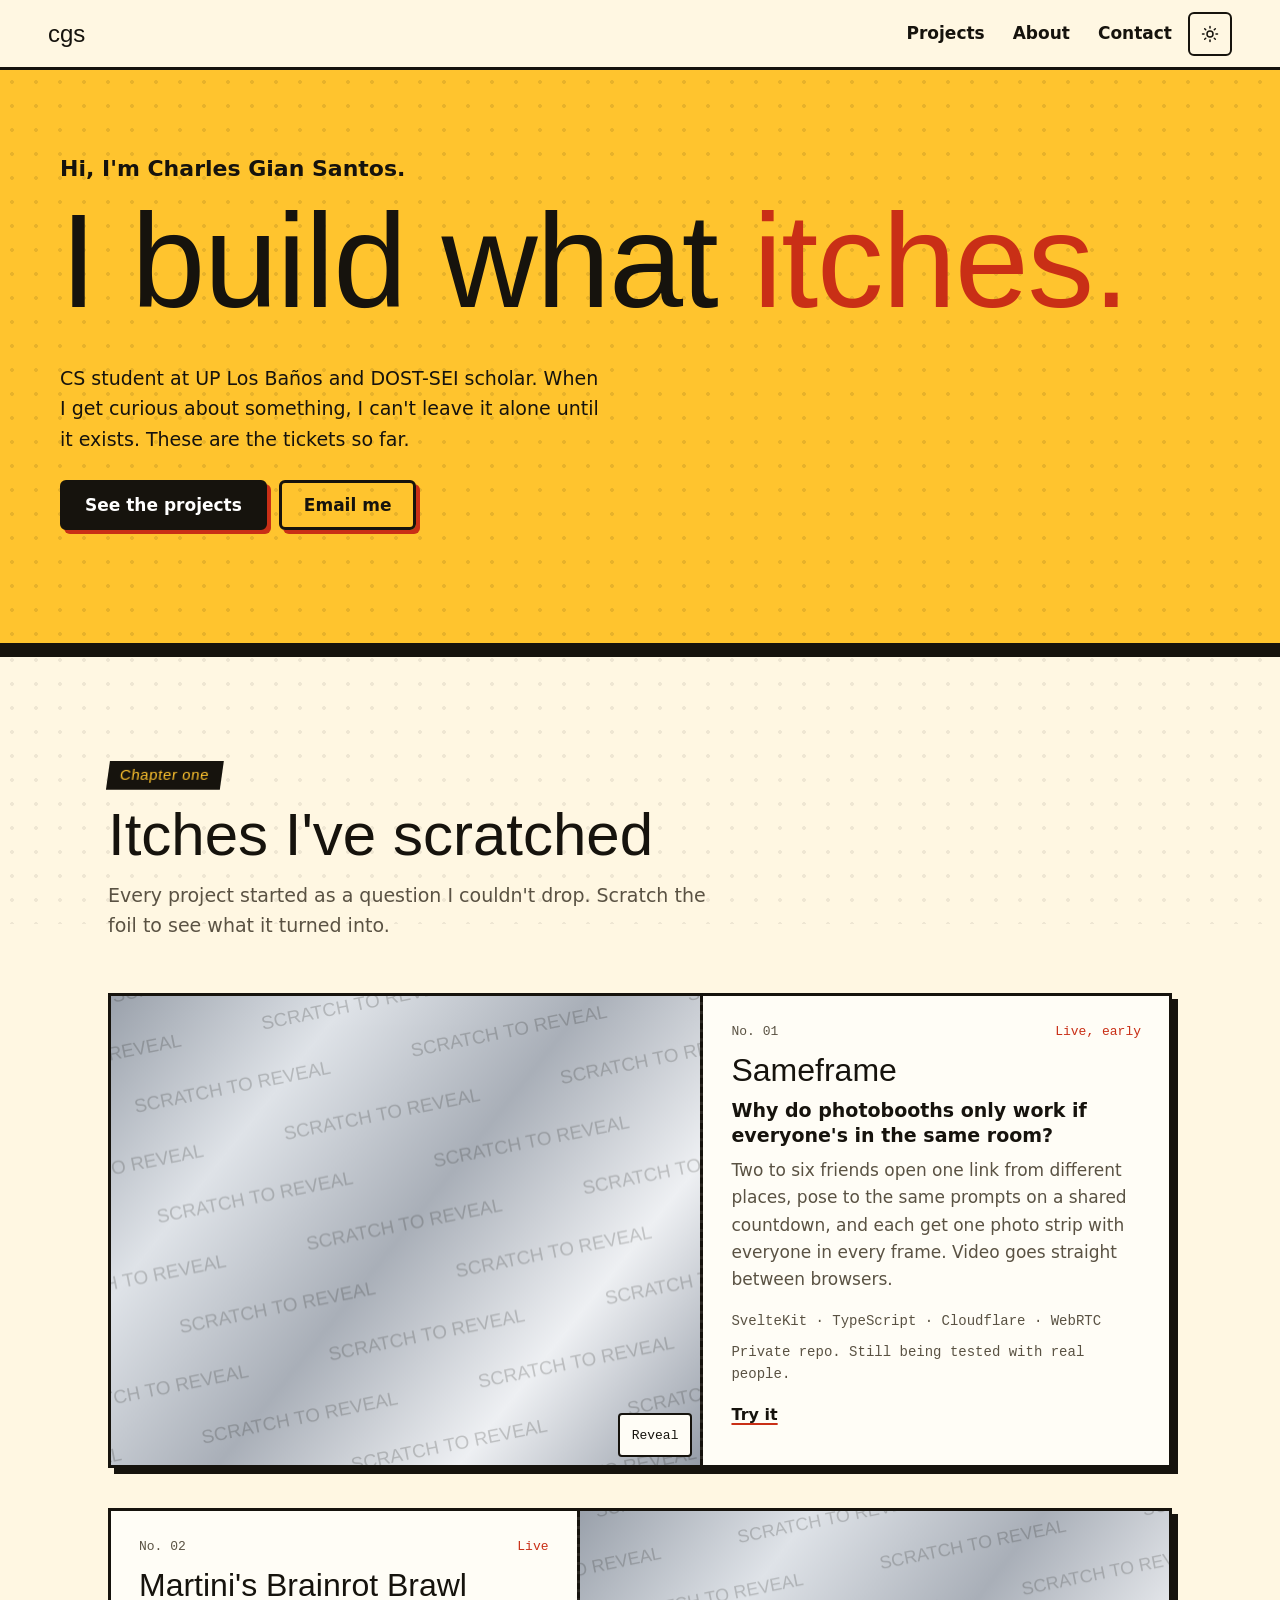
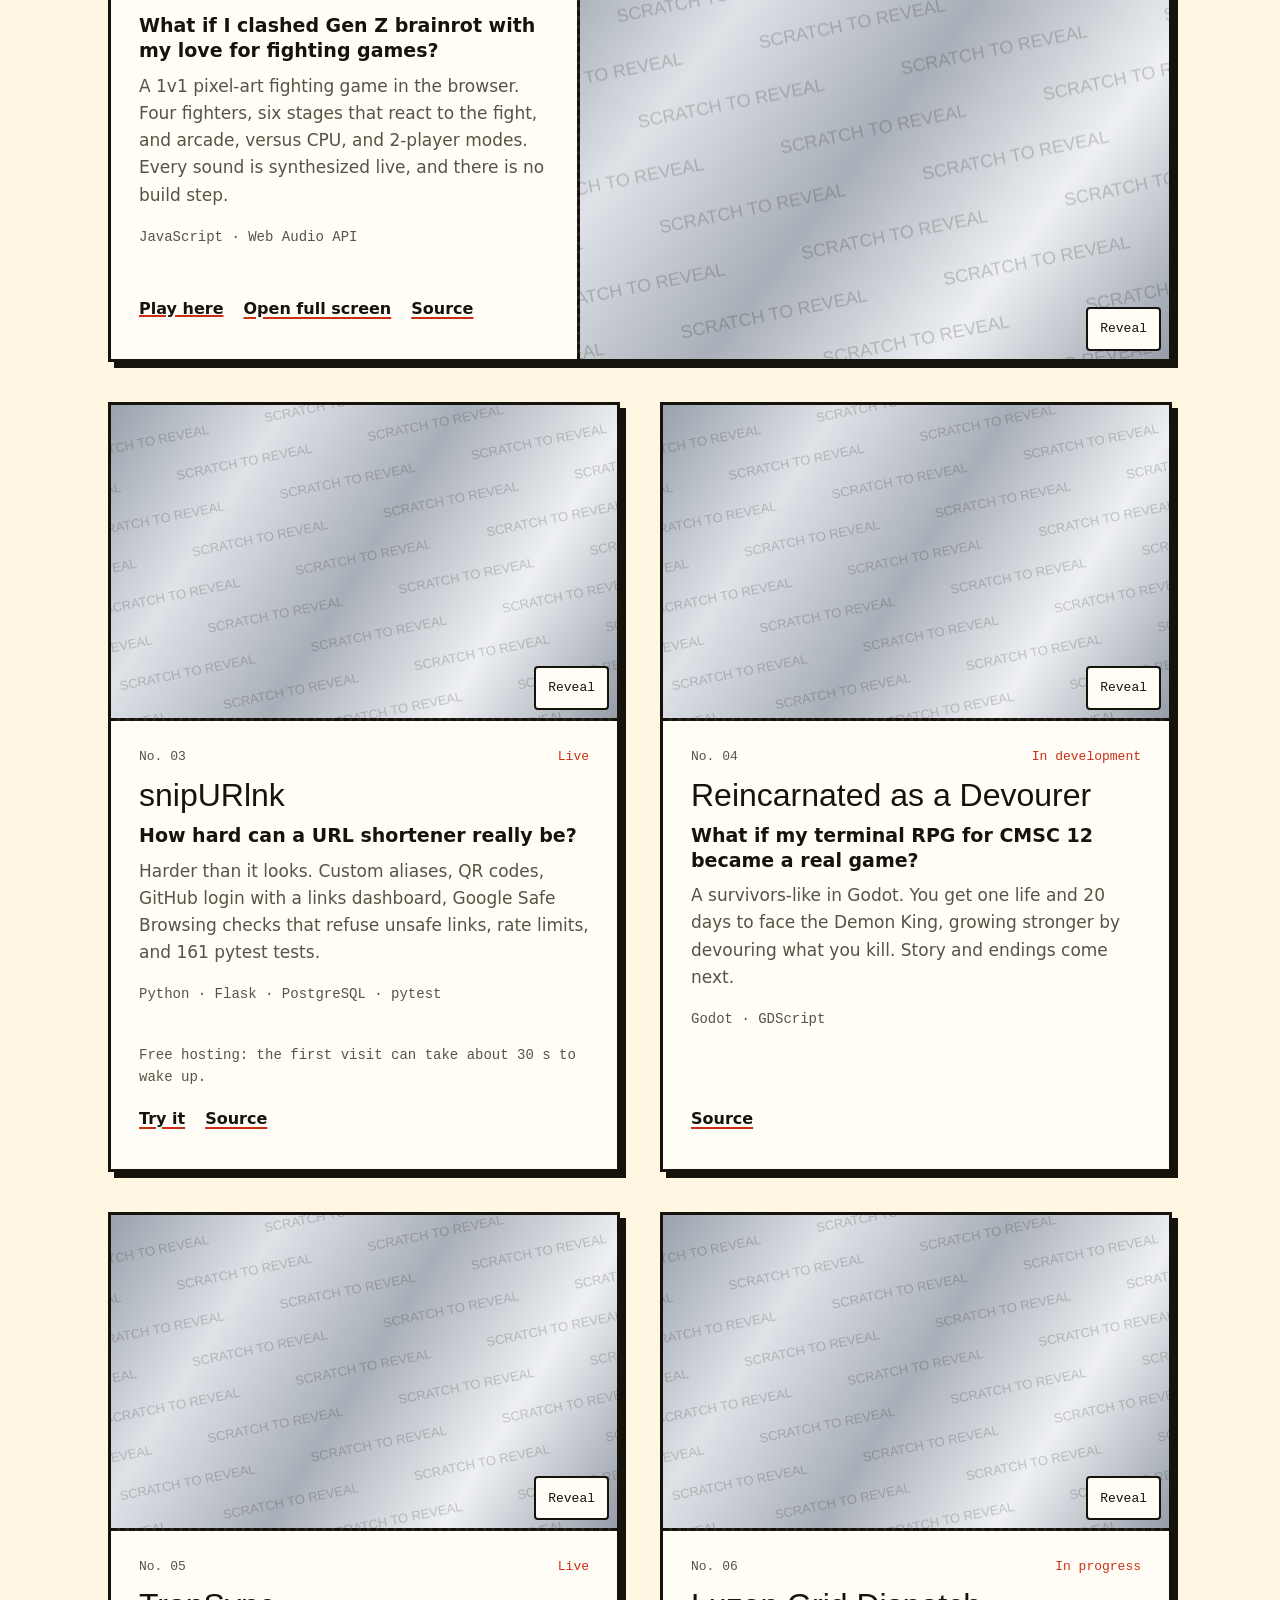
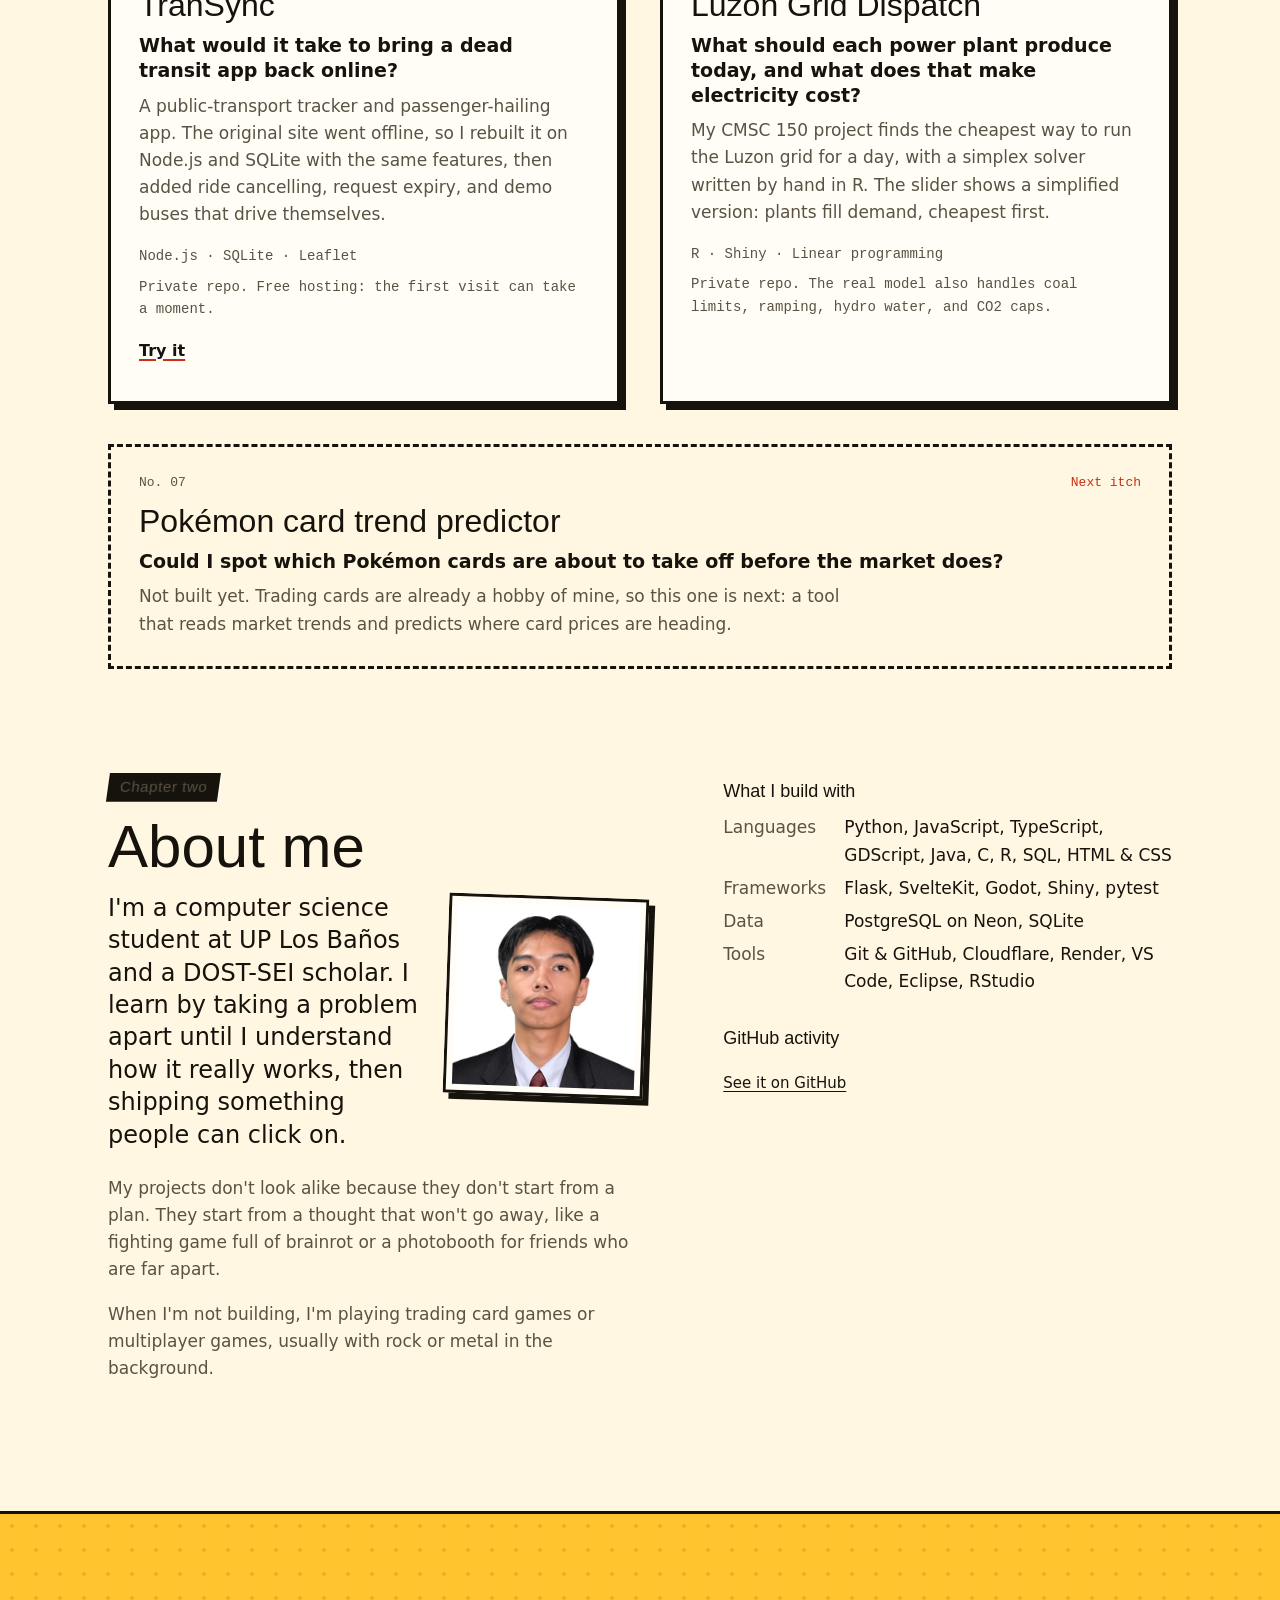
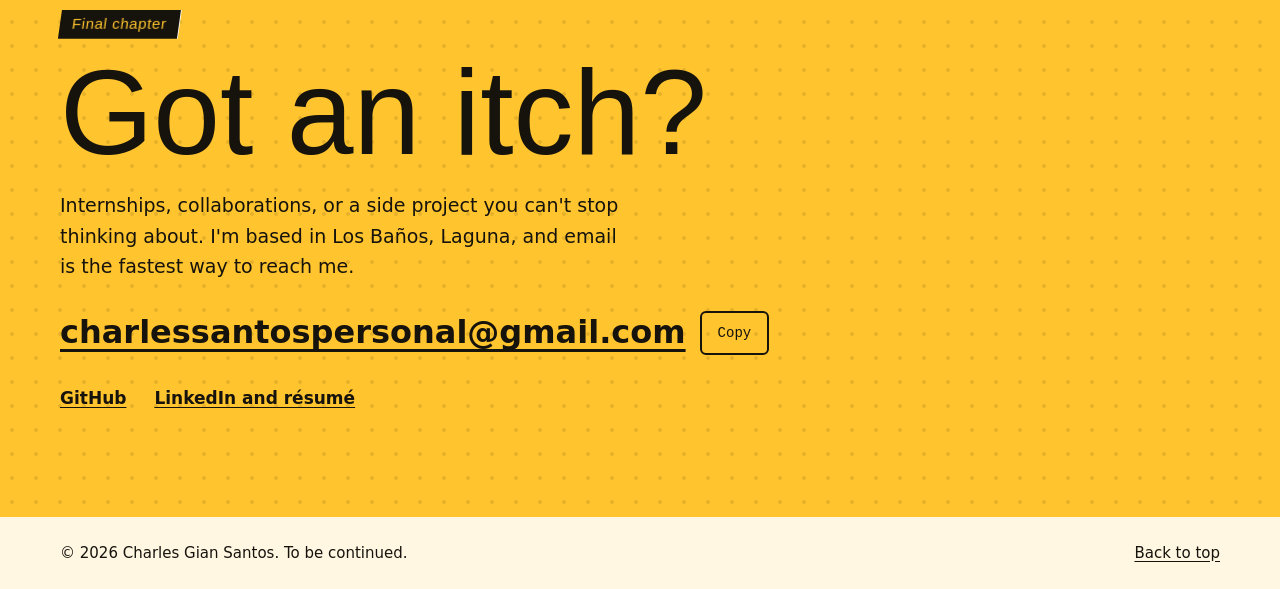
<file: index.html>
<!doctype html>
<html lang="en">
<head>
  <meta charset="utf-8">
  <meta http-equiv="Content-Security-Policy" content="default-src 'self'; script-src 'self'; style-src 'self' 'unsafe-inline' https://fonts.googleapis.com; font-src https://fonts.gstatic.com; img-src 'self' data:; connect-src 'self' https://api.github.com https://github-contributions-api.jogruber.de; frame-src 'self' https://martinipolice.github.io; object-src 'none'; base-uri 'none'; form-action 'none'">
  <meta name="referrer" content="strict-origin-when-cross-origin">
  <meta name="viewport" content="width=device-width, initial-scale=1">
  <title>Charles Gian Santos | I build what itches</title>
  <meta name="description" content="Charles Gian Santos is a CS student at UP Los Baños who builds what he's curious about: a remote photobooth, a browser fighting game, a URL shortener, and more.">

  <!-- Open Graph (link previews) -->
  <link rel="canonical" href="https://martinipolice.github.io/">
  <meta property="og:type" content="website">
  <meta property="og:title" content="Charles Gian Santos | I build what itches">
  <meta property="og:description" content="Scratch a ticket and see what my curiosity turned into.">
  <meta property="og:url" content="https://martinipolice.github.io/">
  <meta property="og:image" content="https://martinipolice.github.io/assets/og-image.png">
  <meta property="og:image:width" content="1200">
  <meta property="og:image:height" content="630">
  <meta property="og:image:alt" content="Charles Gian Santos: I build what itches">
  <meta name="twitter:card" content="summary_large_image">

  <link rel="icon" href="assets/favicon.svg" type="image/svg+xml">
  <link rel="apple-touch-icon" href="assets/apple-touch-icon.png">
  <meta name="theme-color" content="#ffc42e">

  <link rel="preconnect" href="https://fonts.googleapis.com">
  <link rel="preconnect" href="https://fonts.gstatic.com" crossorigin>
  <link href="https://fonts.googleapis.com/css2?family=Bowlby+One&family=Figtree:wght@400;500;700&family=IBM+Plex+Mono:wght@400;500&display=swap" rel="stylesheet">

  <script src="theme.js"></script>
  <link rel="stylesheet" href="styles.css">
</head>
<body>
  <a class="skip-link" href="#main">Skip to content</a>

  <header class="nav">
    <a class="nav__logo" href="#top" aria-label="Charles Gian Santos, back to top">cgs</a>
    <nav aria-label="Main">
      <ul class="nav__links">
        <li><a href="#itches">Projects</a></li>
        <li><a href="#about">About</a></li>
        <li><a href="#contact">Contact</a></li>
      </ul>
    </nav>
    <button class="theme-toggle" type="button" aria-label="Switch to dark theme">
      <svg class="icon-sun" viewBox="0 0 24 24" aria-hidden="true"><circle cx="12" cy="12" r="4"/><path d="M12 2v2M12 20v2M4.9 4.9l1.4 1.4M17.7 17.7l1.4 1.4M2 12h2M20 12h2M4.9 19.1l1.4-1.4M17.7 6.3l1.4-1.4"/></svg>
      <svg class="icon-moon" viewBox="0 0 24 24" aria-hidden="true"><path d="M21 12.8A9 9 0 1 1 11.2 3a7 7 0 0 0 9.8 9.8z"/></svg>
    </button>
  </header>

  <main id="main">
    <section class="hero" id="top">
      <div class="hero__text">
        <p class="hero__hi">Hi, I'm Charles Gian Santos.</p>
        <h1 class="hero__title">I build what <span class="hero__hit">itches.</span></h1>
        <p class="hero__lede">CS student at UP Los Baños and DOST-SEI scholar. When I get curious about something, I can't leave it alone until it exists. These are the tickets so far.</p>
        <div class="hero__actions">
          <a class="btn" href="#itches">See the projects</a>
          <a class="btn btn--ghost" href="mailto:charlessantospersonal@gmail.com">Email me</a>
        </div>
        <p class="hero__live"></p>
      </div>
    </section>

    <section class="section" id="itches" aria-labelledby="itches-title">
      <p class="chapter">Chapter one</p>
      <h2 id="itches-title" class="section__title">Itches I've scratched</h2>
      <p class="section__lede">Every project started as a question I couldn't drop. Scratch the foil to see what it turned into.</p>
      <div class="tickets" id="tickets"></div>
      <aside class="next" aria-labelledby="next-title">
        <p class="ticket__stub"><span>No. 07</span><span class="ticket__status">Next itch</span></p>
        <h3 id="next-title" class="ticket__title">Pokémon card trend predictor</h3>
        <p class="ticket__itch">Could I spot which Pokémon cards are about to take off before the market does?</p>
        <p class="ticket__desc">Not built yet. Trading cards are already a hobby of mine, so this one is next: a tool that reads market trends and predicts where card prices are heading.</p>
      </aside>
      <noscript><p>My projects are on <a href="https://github.com/martinipolice">GitHub</a>.</p></noscript>
    </section>

    <section class="section about" id="about" aria-labelledby="about-title">
      <div class="about__main">
        <p class="chapter">Chapter two</p>
        <h2 id="about-title" class="section__title">About me</h2>
        <img class="about__photo" src="assets/photo.jpg" alt="Charles Gian Santos in a dark suit and red tie" width="440" height="440" decoding="async" loading="lazy">
        <p class="about__big">I'm a computer science student at UP Los Baños and a DOST-SEI scholar. I learn by taking a problem apart until I understand how it really works, then shipping something people can click on.</p>
        <p>My projects don't look alike because they don't start from a plan. They start from a thought that won't go away, like a fighting game full of brainrot or a photobooth for friends who are far apart.</p>
        <p>When I'm not building, I'm playing trading card games or multiplayer games, usually with rock or metal in the background.</p>
      </div>

      <div class="about__side">
        <h3>What I build with</h3>
        <dl class="tools">
          <dt>Languages</dt><dd>Python, JavaScript, TypeScript, GDScript, Java, C, R, SQL, HTML &amp; CSS</dd>
          <dt>Frameworks</dt><dd>Flask, SvelteKit, Godot, Shiny, pytest</dd>
          <dt>Data</dt><dd>PostgreSQL on Neon, SQLite</dd>
          <dt>Tools</dt><dd>Git &amp; GitHub, Cloudflare, Render, VS Code, Eclipse, RStudio</dd>
        </dl>

        <h3 id="contrib-title">GitHub activity</h3>
        <figure class="contrib">
          <div class="contrib__graph" id="contrib"></div>
          <figcaption><a href="https://github.com/martinipolice" rel="noopener">See it on GitHub</a><span class="contrib__key" aria-hidden="true">Less <i></i><i></i><i></i><i></i><i></i> More</span></figcaption>
        </figure>
      </div>
    </section>

    <section class="contact" id="contact" aria-labelledby="contact-title">
      <p class="chapter chapter--sun">Final chapter</p>
      <h2 id="contact-title" class="contact__title">Got an itch?</h2>
      <p class="contact__lead">Internships, collaborations, or a side project you can't stop thinking about. I'm based in Los Baños, Laguna, and email is the fastest way to reach me.</p>
      <div class="contact__email">
        <a class="contact__mail" href="mailto:charlessantospersonal@gmail.com">charlessantospersonal@gmail.com</a>
        <button class="copy-btn" type="button" data-copy="charlessantospersonal@gmail.com">Copy</button>
        <span class="copy-status" role="status" aria-live="polite"></span>
      </div>
      <ul class="contact__links">
        <li><a href="https://github.com/martinipolice" rel="me">GitHub</a></li>
        <!-- Résumé lives on LinkedIn so the phone number stays off the public site -->
        <li><a href="https://www.linkedin.com/in/charles-gian-santos-394507368" rel="me">LinkedIn and résumé</a></li>
      </ul>
    </section>
  </main>

  <footer class="footer">
    <p>© <span id="year">2026</span> Charles Gian Santos. To be continued.</p>
    <a href="#top">Back to top</a>
  </footer>

  <script src="projects.js"></script>
  <script src="main.js"></script>
</body>
</html>
</file>
<file: styles.css>
/*
  Design notes (why things look the way they do)
  - Scratch-off tickets: Charles builds to "scratch an itch", so the portfolio is a stack of scratch cards.
  - Marigold, ink, and blood red: a revenge-film poster crossed with a lottery ticket. Silver only ever means foil.
  - One huge headline: the hero is pure type, with a heavy black stripe under it, so the poster look stays credible.
  - Chapter cards name the sections, and tickets carry serial numbers.
  - Bowlby One: a fat poster face, loud like a ticket headline. Used for display only.
  - Figtree for reading. IBM Plex Mono only for ticket print: serials, stats, tech lists.
  - Hard offset shadows mark what's a physical ticket. Nothing else has a shadow.
  - Motion: every background effect is transform or opacity only, so it stays smooth on slow phones and stops for reduced motion.
*/

:root {
  --paper: #fff7e2;
  --ticket: #fffdf6;
  --sun: #ffc42e;
  --ink: #16130d;
  --muted: #5a5243;
  --line: #16130d;
  --tomato: #c92f16;
  --on-tomato: #ffffff;
  --on-sun: #16130d;
  --title: #16130d;
  --dot: rgba(22, 19, 13, .07);

  --display: "Bowlby One", Impact, "Arial Black", sans-serif;
  --font: "Figtree", system-ui, -apple-system, "Segoe UI", sans-serif;
  --mono: "IBM Plex Mono", ui-monospace, Consolas, monospace;
  --max: 1160px;
  --gutter: clamp(16px, 5vw, 48px);
  --ease: cubic-bezier(.2, .7, .2, 1);
  color-scheme: light;
}
@media (prefers-color-scheme: dark) {
  :root:not([data-theme="light"]) {
    --title: #ffc42e; --dot: rgba(255, 196, 46, .07); --paper: #14110b; --ticket: #1f1a11; --ink: #fff3d6; --muted: #bdb29a; --line: #fff3d6;
    --tomato: #ff6a4a; --on-tomato: #14110b;
    color-scheme: dark;
  }
}
:root[data-theme="dark"] {
  --title: #ffc42e; --dot: rgba(255, 196, 46, .07); --paper: #14110b; --ticket: #1f1a11; --ink: #fff3d6; --muted: #bdb29a; --line: #fff3d6;
  --tomato: #ff6a4a; --on-tomato: #14110b;
  color-scheme: dark;
}

*, *::before, *::after { box-sizing: border-box; }
html { scroll-behavior: smooth; scroll-padding-top: 76px; -webkit-text-size-adjust: 100%; }
body {
  margin: 0; background: var(--paper); color: var(--ink);
  font: 400 1.0625rem/1.6 var(--font);
  -webkit-font-smoothing: antialiased; overflow-x: hidden;
}
img { max-width: 100%; display: block; }
a { color: inherit; text-underline-offset: .2em; }
h1, h2, h3 { margin: 0; }
p { margin: 0 0 1em; }
::selection { background: var(--tomato); color: var(--on-tomato); }
:focus-visible { outline: 3px solid var(--tomato); outline-offset: 3px; }

.sr-only { position: absolute; width: 1px; height: 1px; margin: -1px; overflow: hidden; clip: rect(0 0 0 0); white-space: nowrap; }
.skip-link { position: fixed; left: 16px; top: -60px; z-index: 100; background: var(--ink); color: var(--paper); padding: 10px 16px; transition: top .2s; }
.skip-link:focus { top: 16px; }

/* ---------- Nav ---------- */
.nav {
  position: sticky; top: 0; z-index: 50;
  display: flex; align-items: center; gap: 16px;
  padding: 10px var(--gutter);
  background: var(--paper); border-bottom: 3px solid var(--line);
}
.nav__logo { font: 400 1.5rem/1 var(--display); text-decoration: none; padding: 10px 0; margin-right: auto; }
.nav__links { display: flex; gap: clamp(14px, 3vw, 28px); list-style: none; margin: 0; padding: 0; }
.nav__links a { display: inline-block; padding: 10px 0; font-weight: 700; text-decoration: none; }
.nav__links a:hover { text-decoration: underline; text-decoration-thickness: 3px; text-decoration-color: var(--tomato); }
.theme-toggle {
  width: 44px; height: 44px; display: grid; place-items: center; flex: none;
  border: 2px solid var(--line); border-radius: 6px; background: transparent; color: var(--ink); cursor: pointer;
}
.theme-toggle svg { grid-area: 1 / 1; width: 18px; height: 18px; fill: none; stroke: currentColor; stroke-width: 2; stroke-linecap: round; transition: transform .4s var(--ease), opacity .25s; }
.icon-moon { opacity: 0; transform: rotate(-90deg) scale(.5); }
:root[data-theme="dark"] .icon-sun { opacity: 0; transform: rotate(90deg) scale(.5); }
:root[data-theme="dark"] .icon-moon { opacity: 1; transform: none; }
@media (prefers-color-scheme: dark) {
  :root:not([data-theme="light"]) .icon-sun { opacity: 0; transform: rotate(90deg) scale(.5); }
  :root:not([data-theme="light"]) .icon-moon { opacity: 1; transform: none; }
}

/* ---------- Hero ---------- */
.hero {
  position: relative; overflow: hidden;
  padding: clamp(44px, 9vh, 96px) max(var(--gutter), calc((100% - var(--max)) / 2)) clamp(44px, 8vh, 84px);
  background: var(--sun); color: var(--on-sun); border-bottom: 14px solid #16130d;
}
.hero__hi { font-size: clamp(1.125rem, 2.2vw, 1.375rem); font-weight: 700; margin-bottom: 10px; }
.hero__title { font: 400 clamp(3.25rem, 10.4vw, 8.5rem)/.98 var(--display); letter-spacing: -.01em; margin-bottom: clamp(22px, 4vh, 36px); }
.hero__hit { color: #c92f16; }
.hero__lede { max-width: 34rem; font-size: 1.1875rem; margin-bottom: 26px; }
.hero__actions { display: flex; flex-wrap: wrap; gap: 12px; margin-bottom: 20px; }
.hero__live { min-height: 1.5em; font: 500 .875rem/1.5 var(--mono); margin: 0; } /* holds its space so the live line never shifts the page */
.hero__live a { font-weight: 500; }

.btn {
  display: inline-flex; align-items: center; justify-content: center; min-height: 50px; padding: 0 22px;
  font: 700 1.0625rem/1 var(--font); text-decoration: none; color: #fff;
  background: #16130d; border: 3px solid #16130d; border-radius: 6px;
  box-shadow: 4px 4px 0 #c92f16;
  transition: transform .15s var(--ease), box-shadow .15s var(--ease);
}
.btn:hover { transform: translate(-2px, -2px); box-shadow: 6px 6px 0 #c92f16; }
.btn:active { transform: translate(3px, 3px); box-shadow: 1px 1px 0 #c92f16; }
.btn--ghost { background: transparent; color: #16130d; }

.about__photo { float: right; width: clamp(130px, 22vw, 200px); height: auto; margin: 4px 0 14px 24px; padding: 6px; background: #fffdf6; border: 3px solid var(--line); box-shadow: 6px 6px 0 var(--line); transform: rotate(2deg); }
/* Living background: drifting print dots, moved only with transform */
.hero > *, .contact > * { position: relative; }
.hero::before, .contact::before, body::before {
  content: ""; position: absolute; inset: -24px; pointer-events: none; will-change: transform;
  background: radial-gradient(circle, var(--dot) 1.6px, transparent 2.2px) 0 0 / 24px 24px;
  animation: drift 20s linear infinite;
}
.hero::before, .contact::before { --dot: rgba(22, 19, 13, .1); }
body::before { position: fixed; z-index: -2; }
@keyframes drift { to { transform: translate3d(24px, 24px, 0); } }
/* Film-style chapter card above each section title */
.chapter { display: inline-block; margin: 0 0 14px; padding: 5px 12px; font: 400 .9375rem/1.2 var(--display); letter-spacing: .04em; color: var(--sun); background: #16130d; transform: skewX(-8deg); }
:root[data-theme="dark"] .chapter:not(.chapter--sun) { color: #16130d; background: var(--sun); }
@media (prefers-color-scheme: dark) { :root:not([data-theme="light"]) .chapter:not(.chapter--sun) { color: #16130d; background: var(--sun); } }
.section__title { color: var(--title); }

/* ---------- Foil ---------- */
.scratch { position: relative; overflow: hidden; touch-action: pan-y; }
.scratch > img { width: 100%; height: 100%; object-fit: cover; }
.foil { position: absolute; inset: 0; width: 100%; height: 100%; display: block; transition: opacity .35s; cursor: url("data:image/svg+xml,%3Csvg xmlns='http://www.w3.org/2000/svg' width='32' height='32'%3E%3Ccircle cx='16' cy='16' r='13' fill='%23ffc42e' stroke='%2316130d' stroke-width='3'/%3E%3Ctext x='16' y='21' font-size='13' font-weight='700' text-anchor='middle' fill='%2316130d'%3E1%3C/text%3E%3C/svg%3E") 16 16, crosshair; }
.foil.is-gone { opacity: 0; pointer-events: none; }
.foil-skip {
  position: absolute; right: 8px; bottom: 8px; min-height: 44px; padding: 0 12px;
  font: 500 .8125rem/1 var(--mono); color: #16130d; background: #fffdf6; border: 2px solid #16130d; border-radius: 4px; cursor: pointer;
}
/* ---------- Sections ---------- */
.section { max-width: var(--max); margin: 0 auto; padding: clamp(56px, 9vw, 104px) var(--gutter) 0; }
.section__title { font: 400 clamp(2.125rem, 6vw, 3.75rem)/1.05 var(--display); margin-bottom: 14px; }
.section__lede { max-width: 38rem; color: var(--muted); font-size: 1.1875rem; margin-bottom: clamp(32px, 5vw, 52px); }

/* ---------- Tickets ---------- */
.tickets { display: grid; grid-template-columns: repeat(2, minmax(0, 1fr)); gap: clamp(24px, 3.5vw, 40px); }
.ticket {
  position: relative; display: flex; flex-direction: column; min-width: 0;
  background: var(--ticket); border: 3px solid var(--line); box-shadow: 6px 6px 0 var(--line);
  transition: transform .25s var(--ease);
}
.ticket:hover { transform: translateY(-3px); }
.ticket--wide { grid-column: 1 / -1; flex-direction: row; }
.ticket--wide:nth-child(even) { flex-direction: row-reverse; }
.ticket--wide .ticket__media { flex: 0 0 56%; }
.ticket--wide:nth-child(odd) .ticket__media { border-right: 3px dashed var(--line); }
.ticket--wide:nth-child(even) .ticket__media { border-left: 3px dashed var(--line); }
.ticket--half .ticket__media { aspect-ratio: 16 / 10; border-bottom: 3px dashed var(--line); }
.ticket__media { position: relative; min-width: 0; min-height: 260px; background: #2a2620; overflow: hidden; }
.ticket__media .scratch { position: absolute; inset: 0; }
.ticket__media iframe { position: absolute; inset: 0; width: 100%; height: 100%; border: 0; background: #000; }
.ticket__body { display: flex; flex-direction: column; flex: 1; min-width: 0; padding: clamp(18px, 2.5vw, 28px); }
.ticket__stub { display: flex; justify-content: space-between; gap: 12px; font: 500 .8125rem/1.3 var(--mono); color: var(--muted); margin-bottom: 12px; }
.ticket__status { color: var(--tomato); }
.ticket__title { font: 400 clamp(1.5rem, 2.6vw, 2rem)/1.1 var(--display); color: var(--title); margin-bottom: 10px; }
.ticket__itch { font-size: 1.1875rem; font-weight: 700; line-height: 1.3; margin-bottom: 10px; }
.ticket__desc { color: var(--muted); }
.ticket__mono { font: 400 .875rem/1.6 var(--mono); color: var(--muted); margin-bottom: 8px; }
.ticket__mono[data-repo] { min-height: 1.6em; }
.ticket__links { display: flex; flex-wrap: wrap; align-items: center; gap: 4px 20px; margin-top: auto; }
.ticket__links a, .ticket__links button {
  display: inline-flex; align-items: center; min-height: 44px; padding: 0;
  font: 700 1rem/1 var(--font); color: inherit; background: none; border: 0; cursor: pointer;
  text-decoration: underline; text-decoration-thickness: 2px; text-decoration-color: var(--tomato);
}

/* Reactions: one per project, once, on reveal. All .6s, transform and opacity only. */
.ticket__media::after { content: ""; position: absolute; inset: 0; pointer-events: none; opacity: 0; z-index: 3; }
.ticket.reacting[data-react="flash"] .ticket__media::after { background: #fff; animation: fade .6s var(--ease); }
.ticket.reacting[data-react="hit"] .ticket__media::after { background: #c92f16; animation: fade .6s var(--ease); }
.ticket.reacting[data-react="hit"] { animation: shake .4s linear; }
@keyframes fade { from { opacity: .85; } to { opacity: 0; } }
@keyframes shake { 25% { transform: translate3d(-3px, 1px, 0); } 60% { transform: translate3d(3px, -1px, 0); } }

.ticket.reacting[data-react="snip"] .ticket__media::after {
  background: linear-gradient(115deg, transparent 49%, var(--tomato) 49% 51%, transparent 51%);
  animation: snip .6s var(--ease);
}
@keyframes snip { from { opacity: 1; transform: translate3d(-60%, 0, 0); } to { opacity: 0; transform: translate3d(60%, 0, 0); } }

.ticket.reacting[data-react="bite"] .ticket__media::after {
  background: radial-gradient(circle at 100% 22%, var(--ticket) 0 34px, transparent 35px), radial-gradient(circle at 100% 44%, var(--ticket) 0 28px, transparent 29px), radial-gradient(circle at 100% 64%, var(--ticket) 0 38px, transparent 39px);
  animation: bite .6s var(--ease);
}
@keyframes bite { from { opacity: 1; transform: translate3d(44px, 0, 0); } 55% { opacity: 1; transform: none; } to { opacity: 0; transform: none; } }

.ticket.reacting[data-react="route"] .ticket__media::after {
  inset: auto 0 18% 0; height: 14px; background: linear-gradient(90deg, #ffc42e 0 40px, transparent 40px);
  animation: route .6s var(--ease);
}
@keyframes route { from { opacity: 1; transform: translate3d(-40px, 0, 0); } to { opacity: 1; transform: translate3d(100%, 0, 0); } }

.ticket.reacting[data-react="power"] .grid__stack { animation: power .6s var(--ease); }
@keyframes power { from { opacity: .15; } to { opacity: 1; } }

/* The next itch: dashed and flat because it isn't real yet */
.next { margin-top: clamp(24px, 3.5vw, 40px); padding: clamp(18px, 2.5vw, 28px); border: 3px dashed var(--line); background: var(--paper); }
.next .ticket__desc { margin: 0; max-width: 44rem; }

/* Luzon mini dispatch */
.grid { position: absolute; inset: 0; display: flex; flex-direction: column; justify-content: flex-end; gap: 8px; padding: 16px; background: #16130d; color: #fff3d6; font: 400 .8125rem/1.35 var(--mono); }
.grid__stack { display: flex; height: 44px; min-height: 44px; border: 2px solid #fff3d6; }
.grid__bar { display: grid; place-items: center; min-width: 0; overflow: hidden; color: #16130d; font-weight: 500; transition: flex-basis .35s var(--ease); }
.grid__head { display: flex; justify-content: space-between; gap: 12px; flex-wrap: wrap; }
.grid__price { font: 400 1.5rem/1.1 var(--display); color: #ffc42e; }
.grid__legend { display: flex; flex-wrap: wrap; gap: 2px 12px; }
.grid__legend i { display: inline-block; width: 10px; height: 10px; margin-right: 5px; }
.grid label { display: flex; flex-direction: column; gap: 2px; }
.grid input { width: 100%; height: 32px; margin: 0; accent-color: #ffc42e; cursor: grab; }

/* ---------- About ---------- */
.about { display: grid; grid-template-columns: minmax(0, 6fr) minmax(0, 5fr); gap: clamp(32px, 6vw, 80px); align-items: start; }
.about__big { font-size: clamp(1.25rem, 2.2vw, 1.5rem); font-weight: 500; line-height: 1.35; }
.about__main p:not(.about__big) { color: var(--muted); }
.about__side h3 { font: 400 1.125rem/1.2 var(--display); margin: 8px 0 12px; }
.tools { display: grid; grid-template-columns: auto 1fr; gap: 6px 18px; margin: 0 0 32px; }
.tools dt { color: var(--muted); }
.tools dd { margin: 0; }
.contrib { margin: 0; }
.contrib__graph { aspect-ratio: 636 / 102; }
.contrib svg { display: block; width: 100%; height: auto; color: var(--title); }
.contrib text { font: 400 13px var(--mono); fill: var(--muted); }
.contrib rect, .contrib__key i { fill: currentColor; background: var(--title); }
.l0, .contrib__key i:nth-child(1) { opacity: .1; }
.l1, .contrib__key i:nth-child(2) { opacity: .35; }
.l2, .contrib__key i:nth-child(3) { opacity: .55; }
.l3, .contrib__key i:nth-child(4) { opacity: .78; }
.l4, .contrib__key i:nth-child(5) { opacity: 1; }
.contrib figcaption { display: flex; justify-content: space-between; align-items: center; gap: 12px; min-height: 44px; font-size: .9375rem; }
.contrib__key { display: inline-flex; align-items: center; gap: 3px; font: 400 .75rem/1 var(--mono); color: var(--muted); }
.contrib__key i { display: inline-block; width: 10px; height: 10px; border-radius: 2px; }

/* ---------- Contact ---------- */
.contact {
  position: relative; overflow: hidden;
  margin-top: clamp(64px, 10vw, 112px); padding: clamp(56px, 9vw, 96px) max(var(--gutter), calc((100% - var(--max)) / 2));
  background: var(--sun); color: var(--on-sun); border-top: 3px solid var(--line);
}
.contact__title { font: 400 clamp(3rem, 11vw, 7.5rem)/1 var(--display); margin-bottom: 18px; }
.contact__lead { max-width: 36rem; font-size: 1.1875rem; margin-bottom: 26px; }
.contact__email { display: flex; flex-wrap: wrap; align-items: center; gap: 10px 14px; margin-bottom: 18px; }
.contact__mail { display: inline-flex; align-items: center; min-height: 44px; font-size: clamp(1.125rem, 3.4vw, 2rem); font-weight: 700; overflow-wrap: anywhere; }
.copy-btn { min-height: 44px; padding: 0 16px; font: 500 .875rem/1 var(--mono); color: #16130d; background: transparent; border: 2px solid #16130d; border-radius: 6px; cursor: pointer; }
.copy-btn:hover { background: #16130d; color: #ffc42e; }
.copy-status { font: 500 .875rem/1.3 var(--mono); }
.contact__links { display: flex; flex-wrap: wrap; gap: 4px 28px; list-style: none; margin: 0; padding: 0; }
.contact__links a { display: inline-flex; align-items: center; min-height: 44px; font-weight: 700; }

.footer { display: flex; flex-wrap: wrap; justify-content: space-between; align-items: center; gap: 8px; padding: 14px max(var(--gutter), calc((100% - var(--max)) / 2)); font-size: .9375rem; }
.footer p { margin: 0; }
.footer a { display: inline-flex; align-items: center; min-height: 44px; }

/* 404 */
.lost { min-height: 100svh; display: flex; flex-direction: column; justify-content: center; align-items: flex-start; padding: var(--gutter) max(var(--gutter), calc((100% - var(--max)) / 2)); background: var(--sun); color: var(--on-sun); }

/* ---------- Responsive ---------- */
@media (max-width: 860px) {
  .about { grid-template-columns: 1fr; }
  .hero__live { min-height: 3em; }
  .tickets { grid-template-columns: 1fr; }
  .ticket--wide, .ticket--wide:nth-child(even) { flex-direction: column; }
  .ticket--wide .ticket__media { flex: none; aspect-ratio: 16 / 10; border-left: 0 !important; border-right: 0 !important; border-bottom: 3px dashed var(--line); }
  .ticket--half .ticket__media:has(.grid) { aspect-ratio: auto; min-height: 280px; }
  [data-play] { display: none !important; }
}
@media (max-width: 480px) {
  .nav { gap: 10px; }
  .nav__links { gap: 14px; }
  .ticket { box-shadow: 5px 5px 0 var(--line); }
}

@media (prefers-reduced-motion: reduce) {
  html { scroll-behavior: auto; }
  *, *::before, *::after { animation: none !important; transition-duration: .01ms !important; }
}
</file>
